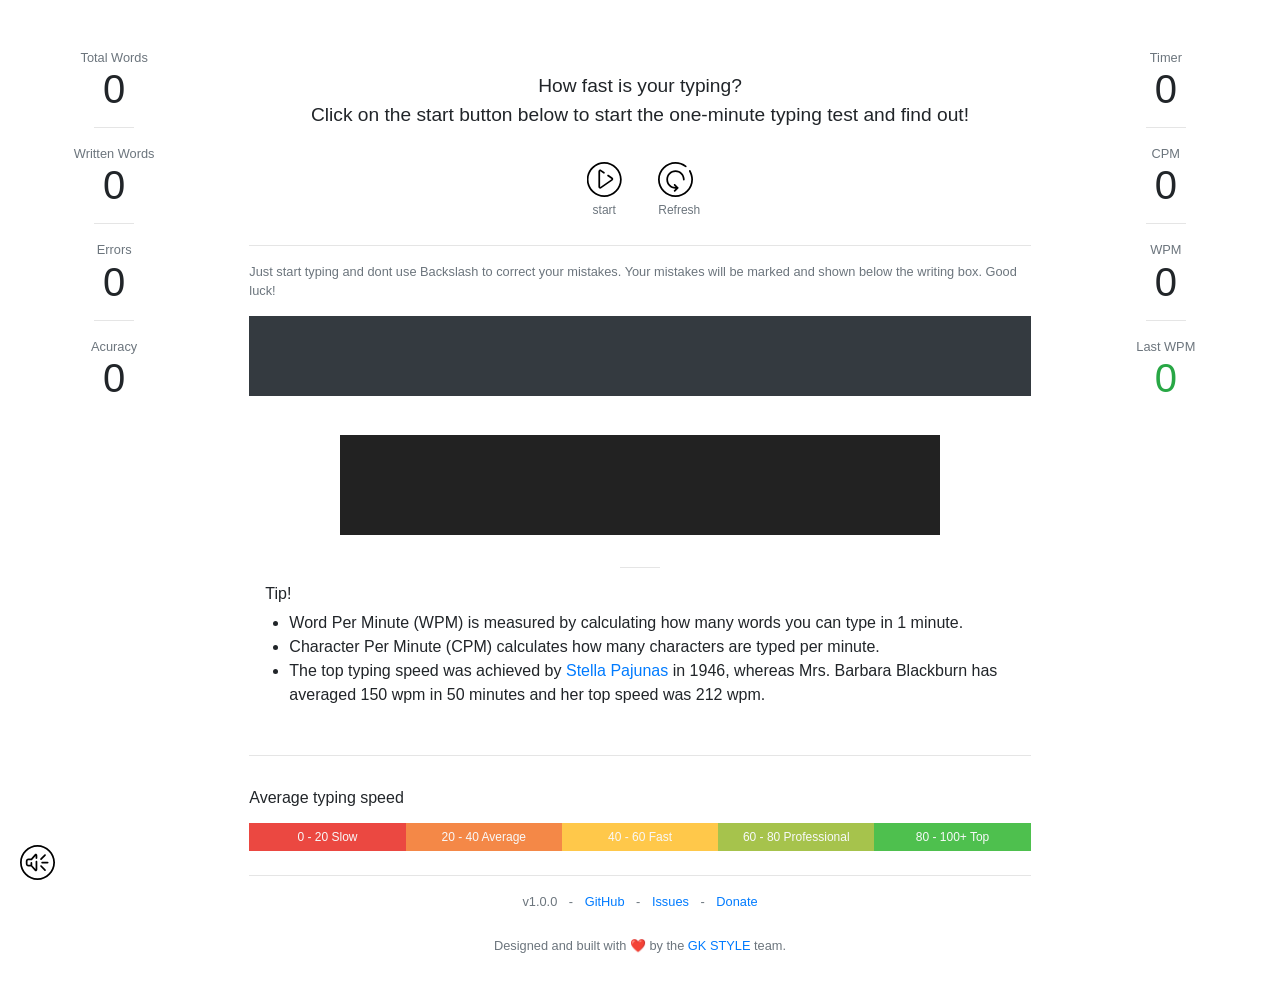
<file: speedTyping-master/index.html>
<!DOCTYPE html>
<html lang="en">

<head>
    <meta charset="UTF-8">
    <meta name="viewport" content="width=device-width, initial-scale=1.0">
    <meta http-equiv="X-UA-Compatible" content="ie=edge">
    <link rel="stylesheet" href="css/bootstrap.min.css">
    <link rel="stylesheet" href="css/style.css">
    <link rel="icon" type="image/png" href="favicon.png">
    <link href="https://fonts.googleapis.com/css?family=Cutive+Mono" rel="stylesheet">
    <title>Typing Speed Test</title>
</head>

<body>
    <section class="mt-4 p-4">
        <div class="row">
            <div class="col-sm-6 col-md-2 order-md-0">
                <div class="results">
                    <ul class="list-unstyled right-stats text-center small">
                        <li class="list-item">Total Words <span id="totalWords" class="d-block stats">0</span></li>
                        <hr class="hr-x">
                        <li class="list-item">Written Words <span id="writtenWords" class="d-block stats">0</span></li>
                        <hr class="hr-x">
                        <li class="list-item">Errors <span id="errors" class="d-block stats">0</span></li>
                        <hr class="hr-x">
                        <li class="list-item">Acuracy <span id="accuracy" class="d-block stats">0</span></li>
                    </ul>
                </div>
            </div>
            <div class="col-sm-6 col-md-2 order-md-2">
                <div class="results">
                    <ul class="list-unstyled left-stats text-center small">
                        <li class="list-item">Timer <span id="timer" class="d-block stats">0</span></li>
                        <hr class="hr-x">
                        <li class="list-item">CPM <span id="cpm" class="d-block stats">0</span></li>
                        <hr class="hr-x">
                        <li class="list-item">WPM <span id="wpm" class="d-block stats">0</span></li>
                        <hr class="hr-x">
                        <li class="list-item last-result">Last WPM <span id="result" class="d-block stats text-success">0</span></li>
                    </ul>

                </div>
            </div>
            <div class="col-sm-12 col-md-8 order-md-1">
                <div class="container">
                    <div class="header text-center mt-4">
                        <p class="info lead">How fast is your typing?<br>Click on the <strong>start</strong> button
                            below to start the one-minute typing test and find out!
                        </p>

                        <div class="control">
                            <button id="btnPlay" class="btn-control">
                                <svg enable-background="new 0 0 40 40" id="iconPlay" class="control-icon icon-play"
                                    version="1.1" viewBox="0 0 40 40" xml:space="preserve" xmlns="http://www.w3.org/2000/svg"
                                    xmlns:xlink="http://www.w3.org/1999/xlink">
                                    <g>
                                        <path d="M15.1,30.5c-0.3,0-0.7-0.1-1-0.2c-0.7-0.4-1.1-1.1-1.1-1.9V10.8c0-0.8,0.4-1.5,1.1-1.9c0.7-0.4,1.5-0.3,2.2,0.1l3.6,2.5   c0.5,0.3,0.6,0.9,0.3,1.4c-0.3,0.5-0.9,0.6-1.4,0.3l-3.6-2.5c0,0-0.1,0-0.1,0c-0.1,0-0.1,0.1-0.1,0.1v17.6c0,0,0,0.1,0.1,0.1   c0.1,0,0.1,0,0.1,0L28,19.7v-0.2l-4.5-3.1c-0.5-0.3-0.6-0.9-0.3-1.4c0.3-0.5,0.9-0.6,1.4-0.3l4.5,3.1c0.6,0.4,0.9,1,0.9,1.7   s-0.3,1.3-0.9,1.7l-12.8,8.8C16,30.4,15.6,30.5,15.1,30.5z" />
                                    </g>
                                    <g>
                                        <path d="M19.7,40c-11,0-20-9-20-20s9-20,20-20s20,9,20,20S30.7,40,19.7,40z M19.7,2c-9.9,0-18,8.1-18,18s8.1,18,18,18s18-8.1,18-18   S29.6,2,19.7,2z" />
                                    </g>
                                </svg>
                                <span class="d-block x-small text-muted pt-1">start</span>
                            </button>
                            <button id="btnRefresh" class="btn-control">
                                <svg enable-background="new 0 0 40 40" id="iconRefresh" class="control-icon icon-refresh"
                                    version="1.1" viewBox="0 0 40 40" xml:space="preserve" xmlns="http://www.w3.org/2000/svg"
                                    xmlns:xlink="http://www.w3.org/1999/xlink">
                                    <g>
                                        <path d="M20,40C9,40,0,31,0,20S9,0,20,0c4.5,0,8.7,1.5,12.3,4.2c0.4,0.3,0.5,1,0.2,1.4c-0.3,0.4-1,0.5-1.4,0.2C27.9,3.3,24,2,20,2   C10.1,2,2,10.1,2,20s8.1,18,18,18s18-8.1,18-18c0-3.2-0.9-6.4-2.5-9.2c-0.3-0.5-0.1-1.1,0.3-1.4c0.5-0.3,1.1-0.1,1.4,0.3   C39,12.9,40,16.4,40,20C40,31,31,40,20,40z" />
                                    </g>
                                    <g>
                                        <path d="M30.5,20c0,0.6-0.4,1-1,1c-0.5,0-1-0.4-1-1c0-4.7-3.8-8.6-8.5-8.6c-4.7,0-8.5,3.8-8.5,8.6c0,4.7,3.8,8.6,8.5,8.6l-1.7-1.7   c-0.4-0.4-0.4-1,0-1.4c0.4-0.4,1-0.4,1.4,0l3.1,3.1l0.2,0.1l0.2,0.2c0.2,0.2,0.3,0.4,0.3,0.7c0,0.3-0.1,0.5-0.3,0.7l-3.4,3.4   C19.5,33.9,19.2,34,19,34s-0.5-0.1-0.7-0.3c-0.4-0.4-0.4-1,0-1.4l1.7-1.7c-5.8,0-10.5-4.7-10.5-10.6S14.2,9.4,20,9.4   S30.5,14.2,30.5,20z" />
                                    </g>
                                </svg>
                                <span class="d-block x-small text-muted pt-1">Refresh</span>
                            </button>
                        </div>
                    </div>
                    <!-- <canvas id="foo" class="d-flex m-auto" width=500 height=200 > </canvas> -->
                    <hr>
                    <p class="small text-muted">Just start typing and dont use Backslash to correct your
                        mistakes. Your mistakes will be marked and shown below the writing box. Good luck!</p>
                    <!-- input -->
                    <div class="bg-dark text-light mono text-input" id="textInput" tabindex="0" disabled></div>
                    <!-- Original input -->
                    <div class="bg-dark text-light mono p-4 lead d-none" id="textFull"></div>
                    <!-- output -->
                    <div class="mono text-input" id="textOutput"></div>


                    <hr class="hr-x">
                    <h6 class="px-3">Tip!</h6>
                    <ul>
                        <li>Word Per Minute (WPM) is measured by calculating how many words you can type in 1 minute.</li>
                        <li>Character Per Minute (CPM) calculates how many characters are typed per minute.</li>
                        <li>The top typing speed was achieved by <a href="https://en.wikipedia.org/wiki/Typing#Alphanumeric_entry"
                                target="_blank">Stella Pajunas</a> in 1946, whereas Mrs. Barbara Blackburn has averaged
                            150 wpm in 50 minutes and her top speed was 212 wpm.</li>
                    </ul>
                    <hr class="mt-5">
                    <div title="Average typing speed" class="my-4">
                        <h6 class="py-2">Average typing speed</h6>
                        <div class="meter-gauge text-light">
                            <span class="col" style="background: #eb4841">0 - 20 Slow</span>
                            <span class="col" style="background: #f48847">20 - 40 Average</span>
                            <span class="col" style="background: #ffc84a">40 - 60 Fast</span>
                            <span class="col" style="background: #a6c34c">60 - 80 Professional</span>
                            <span class="col" style="background: #4ec04e">80 - 100+ Top</span>
                        </div>
                    </div>
                    <hr>
                    <footer class="docs-footer small text-muted" role="contentinfo">
                        <div class="footer-info text-center">
                            <ul class="bs-docs-footer-links list-inline">
                                <li class="list-inline-item">v1.0.0</li>
                                <li class="list-inline-item"> - </li>
                                <li class="list-inline-item"><a href="https://github.com/awran5/speedTyping/"
                                        target="_blank" title="GitHub">GitHub</a></li>
                                <li class="list-inline-item"> - </li>
                                <li class="list-inline-item"><a href="https://github.com/awran5/speedTyping/issues"
                                        target="_blank" title="Issues">Issues</a></li>
                                <li class="list-inline-item"> - </li>
                                <li class="list-inline-item"><a href="https://www.paypal.me/awran5" title="Donate">Donate</a></li>
                            </ul>
                        <div class="copyright py-2">
                        Designed and built with ❤️ by the<a href="https://gkstyle.net/" title="GK STYLE"> GK STYLE
                        </a>team.
                        </div>
                        </div>
                    </footer>
                </div>
            </div>

            <!-- Modal -->
            <div class="modal" id="ModalCenter" tabindex="-1" role="dialog" aria-labelledby="exampleModalCenterTitle"
                aria-hidden="true">
                <div class="modal-dialog modal-dialog-centered" role="document">
                    <div class="modal-content">
                        <div class="modal-header">
                            <button type="button" class="modal-close close" data-dismiss="modal" aria-label="Close">
                                <span aria-hidden="true">&times;</span>
                            </button>
                        </div>
                        <div class="modal-body text-center"></div>
                        <div class="modal-footer">
                            <button type="button" class="btn btn-success btn-sm modal-repeat-btn" id="modalReload">Run
                                again</button>
                            <button type="button" class="btn btn-danger btn-sm modal-close" id="modalCloseBtn">Close</button>
                        </div>
                    </div>
                </div>
            </div>
            <div class="sound-control">
                <svg enable-background="new 0 0 40 40" id="iconSoundOn" class="control-icon icon-sound-on" version="1.1"
                    viewBox="0 0 40 40" xml:space="preserve" xmlns="http://www.w3.org/2000/svg" xmlns:xlink="http://www.w3.org/1999/xlink">
                    <g>
                        <path d="M20,0C9,0,0,9,0,20c0,11,9,20,20,20c11,0,20-9,20-20C40,9,31,0,20,0z M20,38c-9.9,0-18-8.1-18-18c0-9.9,8.1-18,18-18   s18,8.1,18,18C38,29.9,29.9,38,20,38z" />
                    </g>
                    <g>
                        <path d="M31.6,21h-6.3c-0.6,0-1-0.4-1-1s0.4-1,1-1h6.3c0.6,0,1,0.4,1,1S32.1,21,31.6,21z" />
                    </g>
                    <g>
                        <path d="M24,17.1c-0.3,0-0.5-0.1-0.7-0.3c-0.4-0.4-0.4-1,0-1.4l4.6-4.6c0.4-0.4,1-0.4,1.4,0s0.4,1,0,1.4l-4.6,4.6   C24.5,17,24.3,17.1,24,17.1z" />
                    </g>
                    <g>
                        <path d="M28.6,29.6c-0.3,0-0.5-0.1-0.7-0.3l-4.6-4.6c-0.4-0.4-0.4-1,0-1.4s1-0.4,1.4,0l4.6,4.6c0.4,0.4,0.4,1,0,1.4   C29.1,29.5,28.8,29.6,28.6,29.6z" />
                    </g>
                    <g>
                        <path d="M17.8,15v-2.3l-4,4.5c-0.2,0.2-0.5,0.3-0.7,0.3H9.7c-0.6,0-1.1,0.5-1.1,1.1v3c0,0.6,0.5,1.1,1.1,1.1H12v-2.4   c0-0.6,0.4-1,1-1c0.5,0,1,0.4,1,1v3l3.8,4.2v-8.5c0-0.5,0.5-1,1-1s1,0.5,1,1v9.1c0,0.9-0.4,1.6-1.1,1.9c-0.2,0.1-0.3,0.1-0.5,0.1   c-0.4,0-0.8-0.2-1.1-0.5l-4.5-5H9.7c-1.7,0-3.1-1.4-3.1-3.1v-3c0-1.7,1.4-3.1,3.1-3.1h2.9l4.5-5c0.4-0.5,1-0.6,1.6-0.4   c0.7,0.3,1.1,1,1.1,1.9v3c0,0.6-0.5,1-1,1S17.8,15.6,17.8,15z" />
                    </g>
                </svg>

                <svg enable-background="new 0 0 40 40" id="iconSoundOff" class="control-icon icon-sound-off d-none"
                    version="1.1" viewBox="0 0 40 40" xml:space="preserve" xmlns="http://www.w3.org/2000/svg"
                    xmlns:xlink="http://www.w3.org/1999/xlink">
                    <g>
                        <path d="M20,0C9,0,0,9,0,20c0,11,9,20,20,20c11,0,20-9,20-20C40,9,31,0,20,0z M20,38c-9.9,0-18-8.1-18-18c0-9.9,8.1-18,18-18   s18,8.1,18,18C38,29.9,29.9,38,20,38z" />
                    </g>
                    <g>
                        <g>
                            <path d="M22.6,15v-2.3l-4,4.5c-0.2,0.2-0.5,0.3-0.8,0.3h-3.3c-0.6,0-1.1,0.5-1.1,1.1v3c0,0.6,0.5,1.1,1.1,1.1h2.3v-2.4    c0-0.6,0.5-1,1-1c0.6,0,1,0.4,1,1v3l3.8,4.2v-8.5c0-0.5,0.5-1,1-1s1,0.5,1,1v9.1c0,0.9-0.4,1.6-1.1,1.9c-0.2,0.1-0.3,0.1-0.5,0.1    c-0.4,0-0.8-0.2-1.1-0.5l-4.5-5h-2.9c-1.7,0-3.1-1.4-3.1-3.1v-3c0-1.7,1.4-3.1,3.1-3.1h2.9l4.5-5c0.4-0.5,1-0.6,1.6-0.4    c0.7,0.3,1.1,1,1.1,1.9v3c0,0.6-0.5,1-1,1S22.6,15.6,22.6,15z" />
                        </g>
                    </g>
                </svg>
            </div>

            <audio id="keyClick" src="sound/button.wav" hidden></audio>
            <audio id="keyBeep" src="sound/beep.wav" hidden></audio>

    </section>
    <script src="js/speedTyping.min.js"></script>
</body>

</html>
</file>
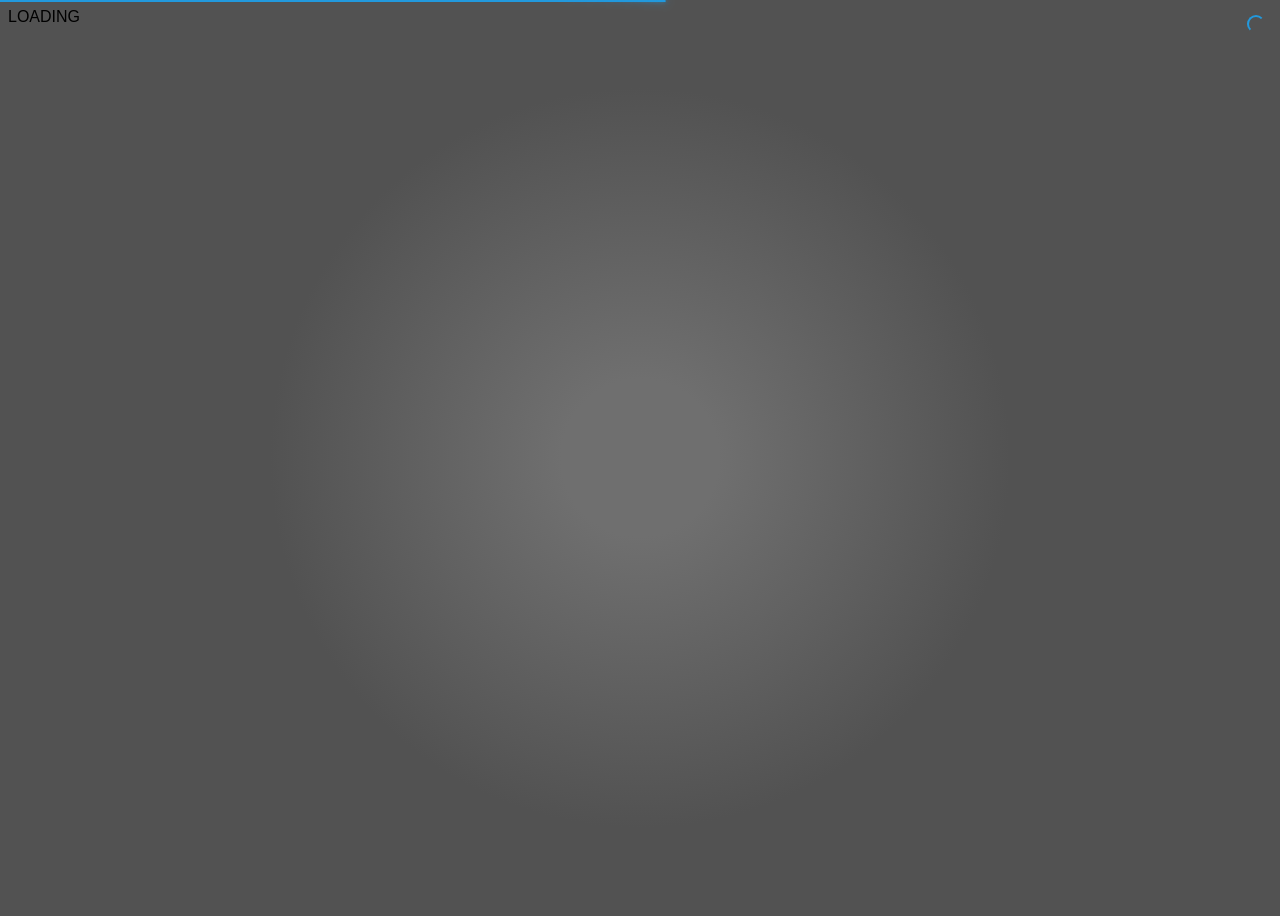
<file: index-1.html>
<!DOCTYPE html>
<html dir="ltr" lang="en-US">

<head>
    

    <meta http-equiv="content-type" content="text/html; charset=utf-8" />
   
    <meta name="viewport" content="width=device-width, initial-scale=1" />
    <script src="https://ajax.googleapis.com/ajax/libs/jquery/3.4.1/jquery.min.js"></script>
    <link rel="stylesheet" href="main.css">
 
    <link rel="stylesheet" href="nprogress.css" type="text/css" />
  
    <title>Virtual Piano Demo</title>


</head>

<body>
    <div id='loading'>LOADING</div>
    <div id="particle-container"></div>
    <div id="content">
        
        <div class="container" style='display: none;'>
            <h1> Piano Demo </h1>
            
            <div id="Selector"></div>
            <br/>
            <div class='slider'>
            <div id="Keyboard"></div>
    </div>
</div>

      

    </div>
    <script type="text/javascript" src="StartAudioContext.js"  type="module"></script>
    <script type="text/javascript" src="external-js/nprogress.js"></script> 
    <script type="text/javascript" src="external-js/NexusUI.js"></script>
    <script type="text/javascript" src="external-js/Tone.js" ></script>
  
    <script type="text/javascript" src="main.js" ></script>

  

</body>

<footer>
    
</footer>

</html>
</file>
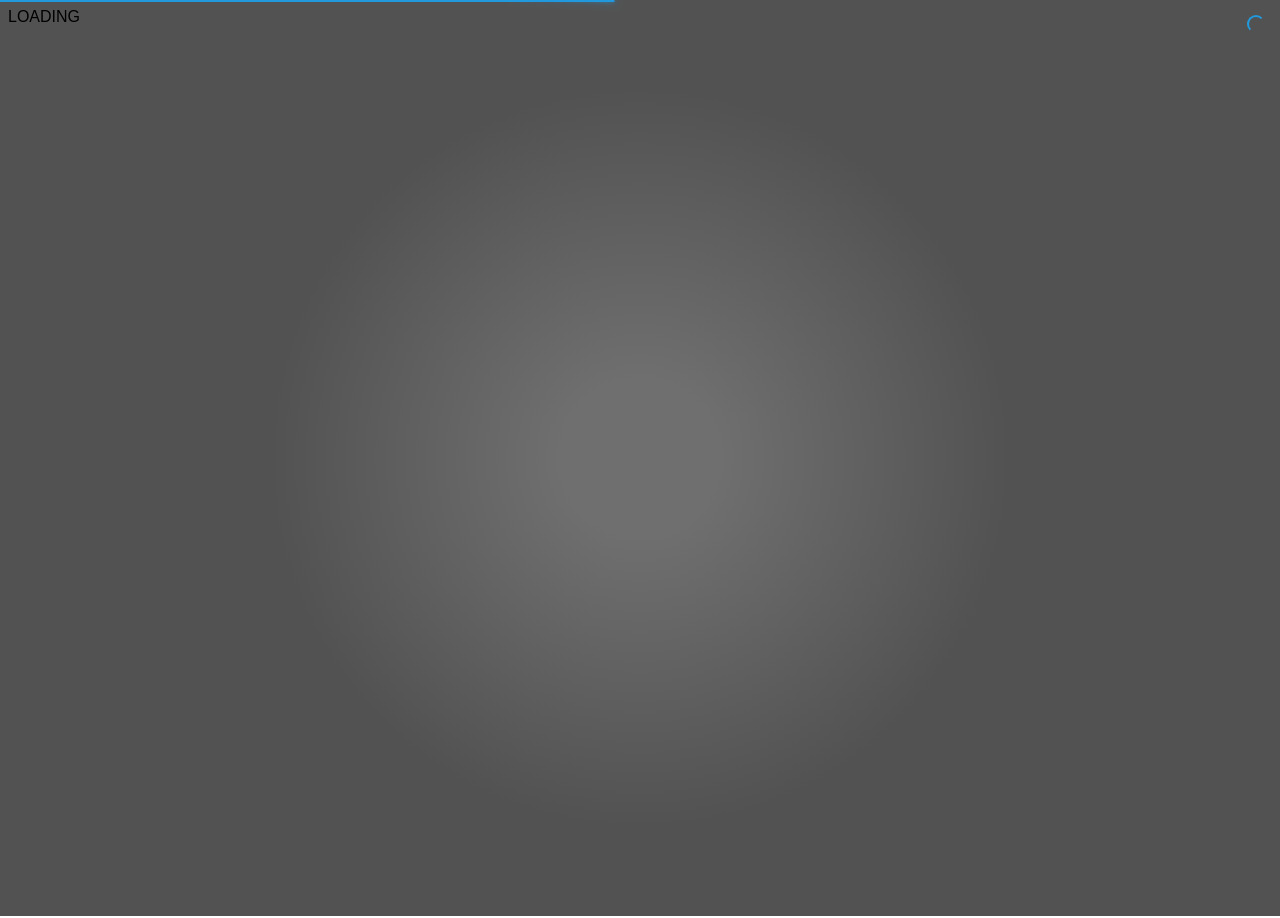
<file: index-2.html>
<!DOCTYPE html>
<html dir="ltr" lang="en-US">

<head>
    

    <meta http-equiv="content-type" content="text/html; charset=utf-8" />
   
    <meta name="viewport" content="width=device-width, initial-scale=1" />
    <script src="https://ajax.googleapis.com/ajax/libs/jquery/3.4.1/jquery.min.js"></script>
    <link rel="stylesheet" href="main.css">
 
    <link rel="stylesheet" href="nprogress.css" type="text/css" />
  
    <title>Virtual Piano Demo</title>


</head>

<body>
    <div id='loading'>LOADING</div>
    <div id="particle-container"></div>
    <div id="content">
        
        <div class="container" style='display: none;'>
            <h1> Piano Demo </h1>
            
            <div id="Selector"></div>
            <br/>
            <div class='slider'>
            <div id="Keyboard"></div>
    </div>
</div>

      

    </div>
    
    <script type="text/javascript" src="external-js/nprogress.js"></script> 
    <script type="text/javascript" src="external-js/NexusUI.js" ></script>
    <script type="text/javascript" src="external-js/Tone.js" ></script>
  
    <script type="text/javascript" src="main.js" ></script>

  

</body>

<footer>
    
</footer>

</html>
</file>
<file: speedTyping-master/css/style.css>
#textInput {
  font-size: 32px;
  position: relative;
  white-space: pre;
  padding: 20px 10px 10px;
  overflow: hidden;
  height: 80px;
  display: inline-block;
  width: 100%;
  min-width: 300px;
  min-height: 80px;
}

#textInput.active {
  box-shadow: 0 0 0 0.15rem rgba(255, 0, 0, 0.3);
}

#textInput.active:before {
  top: 0;
  left: 0;
  right: 0;
  background: #000;
  content: 'CASE SENSITIVE';
  text-transform: uppercase;
  font-size: 10px;
  padding: 2px 10px;
  position: absolute;
  color: #ddd;
}

#textInput.active:after {
  content: '';
  position: absolute;
  width: 15px;
  height: 3px;
  background: #fff;
  left: 12px;
  top: 60px;
  -webkit-animation: flash .3s infinite;
  animation: flash .3s infinite;
}

.lead {
  font-size: 1.2rem;
  font-weight: 300;
}

#textOutput {
  background: #222;
  color: #fff;
  padding: 1rem;
  max-width: 600px;
  margin: 2em auto;
  white-space: pre-wrap;
  overflow: hidden;
  min-height: 100px;
}

.mono {
  font-family: "Cutive Mono", "Courier New", monospace;
}

.x-small {
  font-size: 75%
}

.list-item {
  color: #6c757d
}

.stats {
  font-size: 2.5rem;
  font-weight: 300;
  line-height: 1.1;
  color: #212529
}

@-webkit-keyframes flash {
  0% {
    background: #fff;
  }

  50% {
    background: #FF9999
  }

  100% {
    background: #fff;
  }
}

@keyframes flash {
  0% {
    background: #fff;
  }

  50% {
    background: #FF9999
  }

  100% {
    background: #fff;
  }
}

.modal {
  background-color: rgba(0, 0, 0, 0.8);
  -webkit-animation-name: modalopen;
  animation-name: modalopen;
  -webkit-animation-duration: .3s;
  animation-duration: .3s;
}

.media-object {
  max-height: 70px
}

@-webkit-keyframes modalopen {
  from {
    opacity: 0
  }

  to {
    opacity: 1
  }
}


@keyframes modalopen {
  from {
    opacity: 0
  }

  to {
    opacity: 1
  }
}

.meter-gauge {
  display: flex;
}

.meter-gauge>span {
  text-align: center;
  font-size: 12px;
  min-height: 25px;
  padding: 5px;
}

.modal-header {
  padding: .5rem;
}

.hr-x {
  width: 40px
}

.sound-control {
  position: fixed;
  z-index: 999;
  left: 20px;
  bottom: 20px;
  width: 35px;
  height: 35px;
  cursor: pointer;
}

.sound-control > svg {
  height: 35px;
  width: 35px;
}

.control > button {
  outline: none;
  padding: 0;
  margin: 1rem 1rem 2rem;
  background: #fff;
  border: none;
  width: 35px;
  height: 35px;
  cursor: pointer;
}

.control > button > svg {
  height: 100%;
  width: 100%;
  transition: all .3s;
}

.control > button.active svg {
  fill: red;
  outline: 0;
  box-shadow: 0 0 0 0.2rem rgba(0, 123, 255, .25);
  border-radius: 50%
}
</file>
<file: main.css>
html, body{ overflow-x:hidden; }
body {
    height: 100vh;
    width: 100vw;
    font-family: Helvetica, arial;
    font-size: 16px;
    
    background-repeat: no-repeat;
    background-size: 100%;

    background: rgb(111,111,111);
    background: -moz-radial-gradient(circle, rgba(111,111,111,1) 10%, rgba(82,82,82,1) 47%);
    background: -webkit-radial-gradient(circle, rgba(111,111,111,1) 10%, rgba(82,82,82,1) 47%);
    background: radial-gradient(circle, rgba(111,111,111,1) 10%, rgba(82,82,82,1) 47%);
    filter: progid:DXImageTransform.Microsoft.gradient(startColorstr="#6f6f6f",endColorstr="#525252",GradientType=1);

}

svg{
    border-radius: 2px 2px 10px 10px;
}
#content {
    height: 100%;
    width: 100%;
    display: flex;
    align-items: center;
    justify-content: center;
}

.key-white:hover{
    fill: url("#grad-white-hover");   
}

.key-black:hover{
    fill: url('#grad-black-hover');
}

.key-black:active, .key-white:active {
    fill: transparent;
}

.key-span-white {
    background-image: linear-gradient(white 10%, #b1b1b1 95%, #656565 92%, #797979 90%);
    border-radius: 2px 2px 10px 10px;
    width: 32px !important;
}

.key-span-black {
    background-image: linear-gradient(#4a4a4a 30%, #000 80%, #404040 92%, black 93%);
    border-radius: 2px 2px 10px 10px;
}

.key-span-black, .key-span-black svg, .key-span-black svg rect {
    width: 20px !important;
    margin-left: 0.5% !important;
}

select {
    visibility: hidden;
}
.container {
    display: none;
}

.noselect {
    -webkit-touch-callout: none; /* iOS Safari */
      -webkit-user-select: none; /* Safari */
       -khtml-user-select: none; /* Konqueror HTML */
         -moz-user-select: none; /* Old versions of Firefox */
          -ms-user-select: none; /* Internet Explorer/Edge */
              user-select: none; /* Non-prefixed version, currently
                                    supported by Chrome, Opera and Firefox */
  }

#Keyboard {
    margin: 3px!important;
    flex-shrink: 0;
    height: 100%;
 /*scroll-snap-align: start;
  */  scroll-behavior: smooth;
    box-shadow: black 1px 0 5px;
    
}


.slider {

  /*  width: 700px;*/
    height: 240px;
    display: flex;
    overflow-x: auto;

   /* -webkit-overflow-scrolling: touch;
    scroll-snap-type: x mandatory; 
*/    background-image: linear-gradient(#454545 32px, #000 278px);
}


@media only screen and (max-device-height : 768px) {
    .slider {
      
      
        margin: 0px;
        width: 90vw !important;
        height: 230px;
        display: flex;
        overflow-x: auto;    
       /* -webkit-overflow-scrolling: touch;
       /* scroll-snap-type: x mandatory; */
        background-image: linear-gradient(#454545 32px, #000 278px);
      }
      body, html {
          background-size: 110%;
          background-repeat: repeat-y;
         
          overflow-x: hidden !important;
      }
      body {
        position: relative !important;
      }
      #Selector {
          display:none;
      }
     
    }


.slider-active{
    width: 700px;
}

.pressed {
    fill: rgb(255,0,0);
}



h1, h3{
    text-align: center;
    color: whitesmoke;
    text-shadow: black 1px 0 5px;
    text-transform: uppercase;
    /* -webkit-text-fill-color: white; */
    -webkit-text-stroke-width: 1px;
    -webkit-text-stroke-color: black;
    text-shadow: 1px black;
}




/*

::-webkit-scrollbar {
width: 12px;
}


::-webkit-scrollbar-track {
-webkit-box-shadow: inset 0 0 6px rgba(0,0,0,0.3); 
-webkit-border-radius: 10px;
border-radius: 10px;
}


::-webkit-scrollbar-thumb {
-webkit-border-radius: 10px;
border-radius: 10px;
background: rgba(255,0,0,0.8); 
-webkit-box-shadow: inset 0 0 6px rgba(0,0,0,0.5); 
}
::-webkit-scrollbar-thumb:window-inactive {
background: rgba(255,0,0,0.4); 
}*/



.sustain-button {
    border-color: #3498db;
    color: #fff;
    box-shadow: 0 0 40px 40px #3498db inset, 0 0 0 0 #3498db;
    -webkit-transition: all 150ms ease-in-out;
    transition: all 150ms ease-in-out;
    box-sizing: border-box;
    -webkit-appearance: none;
       -moz-appearance: none;
            appearance: none;
    background-color: transparent;
    border: 2px solid  #3498db;
    border-radius: 0.6em;
   
    cursor: pointer;
    display: -webkit-box;
    display: -webkit-flex;
    display: -ms-flexbox;
    display: flex;
    -webkit-align-self: center;
        -ms-flex-item-align: center;
            align-self: center;
    font-size: 1rem;
    font-weight: 400;
    line-height: 1;
    margin: 20px;
    padding: 1.2em 2.8em;
    text-decoration: none;
    text-align: center;
    text-transform: uppercase;
    font-family: 'Montserrat', sans-serif;
    font-weight: 700;
  
  }
  .sustain-button:hover {
    box-shadow: 0 0 10px 0 #3498db inset, 0 0 10px 4px #3498db;
    color: #fff;
    outline: 0;
  }

  .sustain-button.clicked {
    box-shadow: 0 0 10px 0 #3498db inset, 0 0 10px 4px crimson;
    color: #fff;
    outline: 0;
  }
</file>
<file: nprogress.css>
/* Make clicks pass-through */
#nprogress {
  pointer-events: none;
}

#nprogress .bar {
  background: #29d;

  position: fixed;
  z-index: 1031;
  top: 0;
  left: 0;

  width: 100%;
  height: 2px;
}

/* Fancy blur effect */
#nprogress .peg {
  display: block;
  position: absolute;
  right: 0px;
  width: 100px;
  height: 100%;
  box-shadow: 0 0 10px #29d, 0 0 5px #29d;
  opacity: 1.0;

  -webkit-transform: rotate(3deg) translate(0px, -4px);
      -ms-transform: rotate(3deg) translate(0px, -4px);
          transform: rotate(3deg) translate(0px, -4px);
}

/* Remove these to get rid of the spinner */
#nprogress .spinner {
  display: block;
  position: fixed;
  z-index: 1031;
  top: 15px;
  right: 15px;
}

#nprogress .spinner-icon {
  width: 18px;
  height: 18px;
  box-sizing: border-box;

  border: solid 2px transparent;
  border-top-color: #29d;
  border-left-color: #29d;
  border-radius: 50%;

  -webkit-animation: nprogress-spinner 400ms linear infinite;
          animation: nprogress-spinner 400ms linear infinite;
}

.nprogress-custom-parent {
  overflow: hidden;
  position: relative;
}

.nprogress-custom-parent #nprogress .spinner,
.nprogress-custom-parent #nprogress .bar {
  position: absolute;
}

@-webkit-keyframes nprogress-spinner {
  0%   { -webkit-transform: rotate(0deg); }
  100% { -webkit-transform: rotate(360deg); }
}
@keyframes nprogress-spinner {
  0%   { transform: rotate(0deg); }
  100% { transform: rotate(360deg); }
}
</file>
